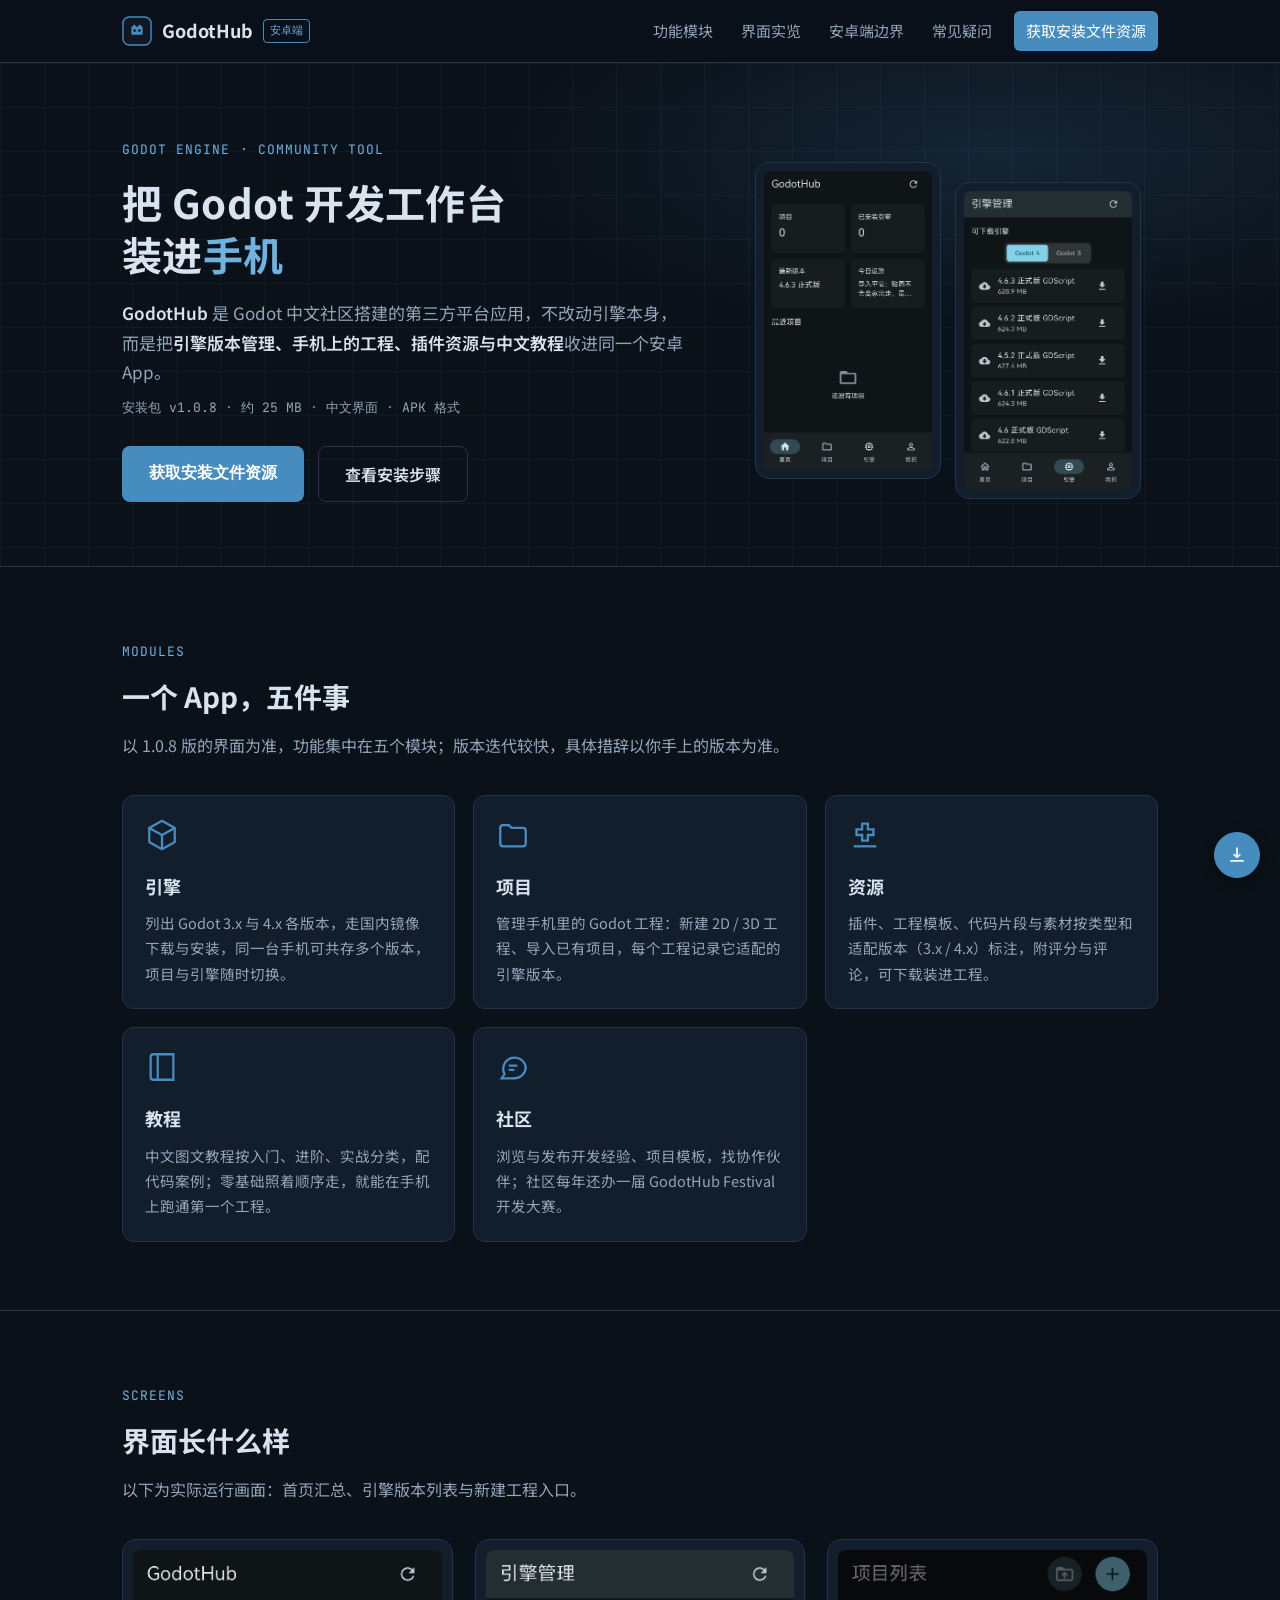
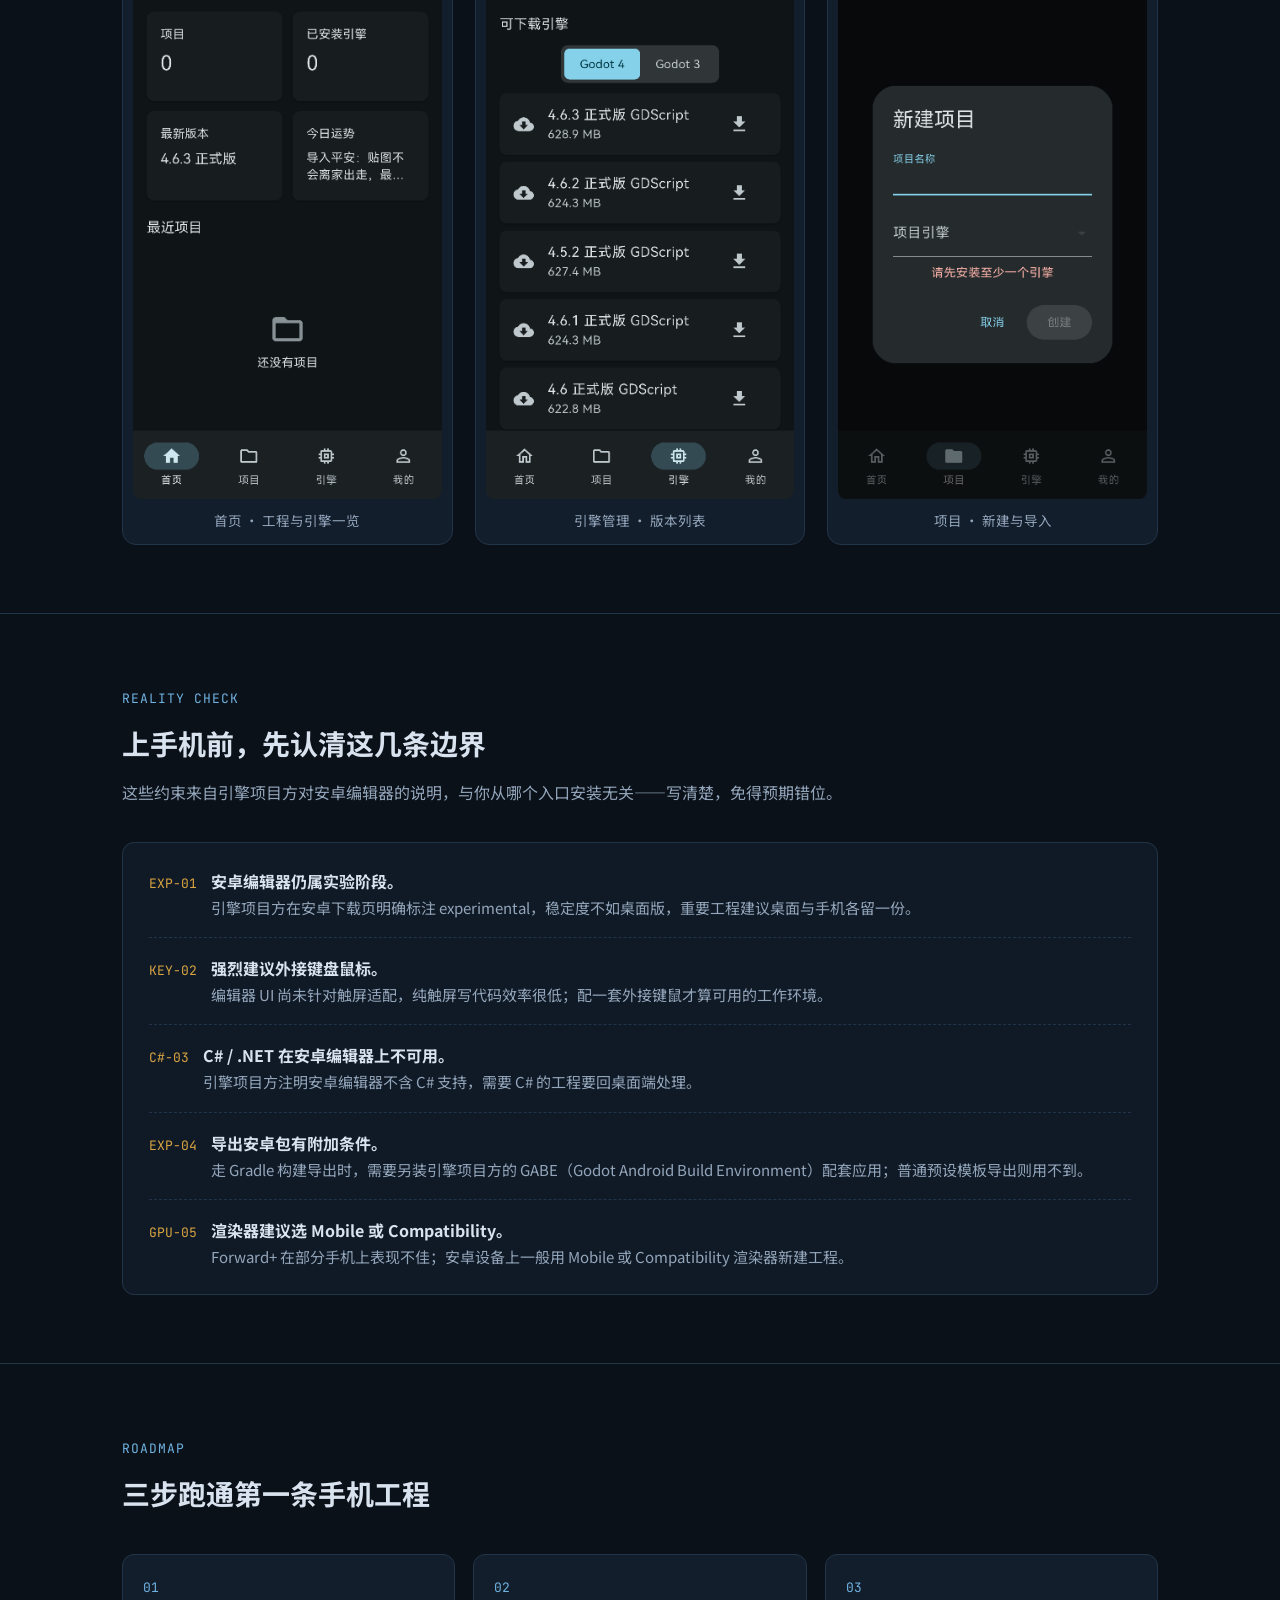
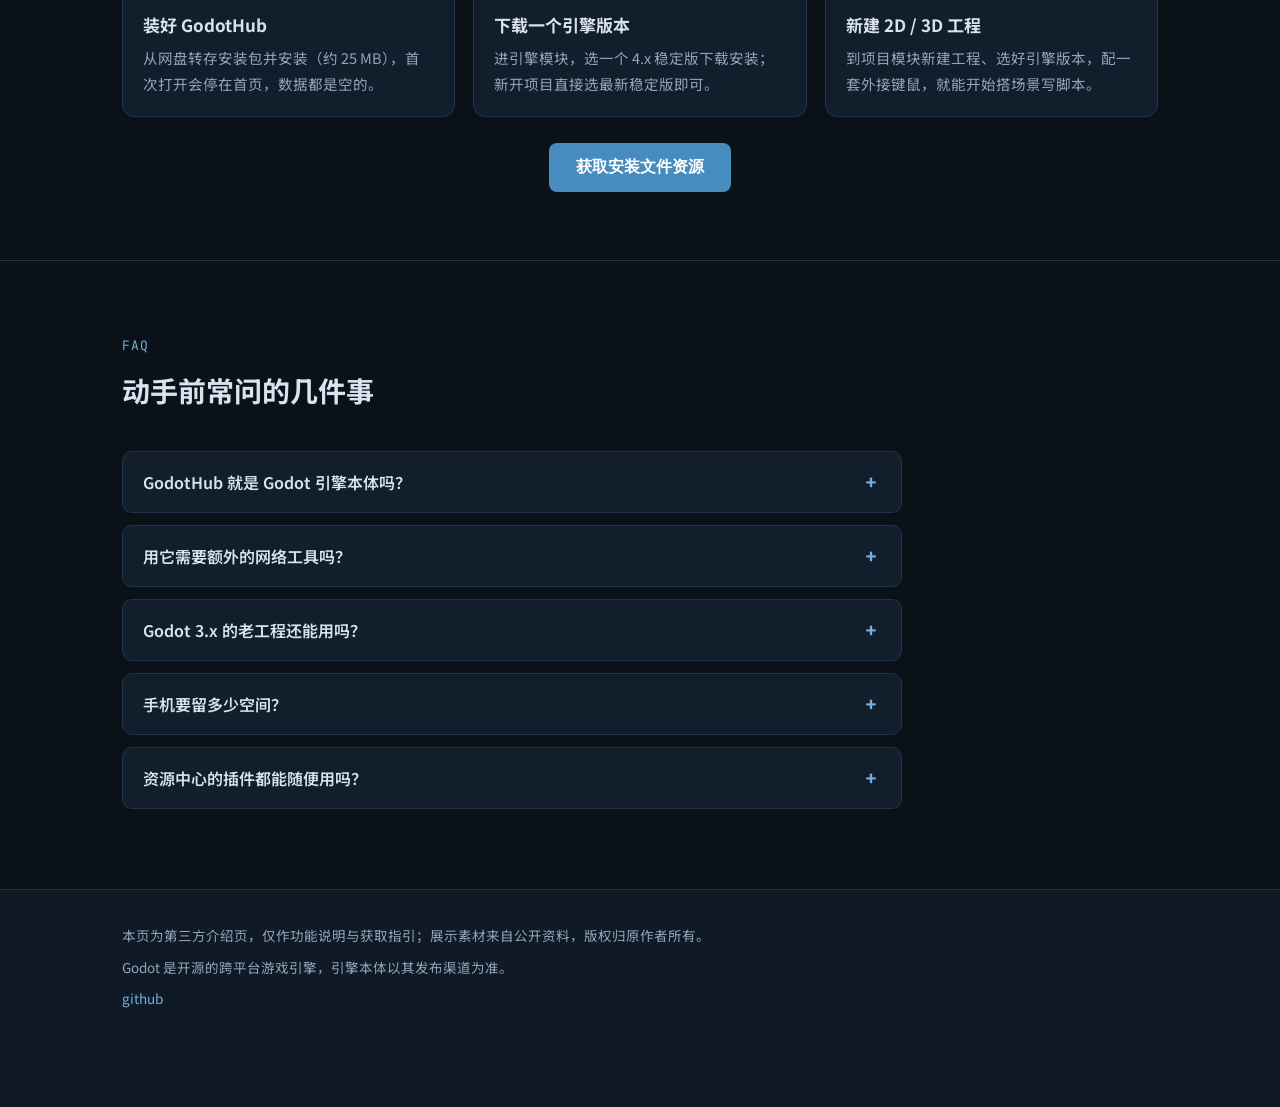
<file: index.html>
<!DOCTYPE html>
<html lang="zh-CN">
<head>
  <meta charset="UTF-8">
  <meta name="viewport" content="width=device-width, initial-scale=1.0">
  <title>GodotHub 安卓端：手机上的 Godot 开发工作台</title>
  <meta name="description" content="GodotHub 是 Godot 中文社区搭建的安卓工具应用：引擎版本镜像下载、手机工程管理、插件资源与中文教程集中一处。页面整理它的功能构成、安卓端真实使用边界，以及安装文件资源的获取入口。">
  <link rel="icon" type="image/svg+xml" href="/assets/img/favicon.svg">
  <link rel="preconnect" href="https://fonts.googleapis.com">
  <link rel="preconnect" href="https://fonts.gstatic.com" crossorigin>
  <link href="https://fonts.googleapis.com/css2?family=Noto+Sans+SC:wght@400;600;700&family=JetBrains+Mono:wght@400;600&display=swap" rel="stylesheet">
  <link rel="stylesheet" href="/assets/css/style.css">
</head>
<body>

<header class="site-header">
  <div class="wrap header-in">
    <a class="brand" href="/">
      <img src="/assets/img/favicon.svg" alt="GodotHub 安卓端介绍站标识" width="30" height="30">
      GodotHub <span class="brand-tag">安卓端</span>
    </a>
    <button class="nav-toggle" aria-label="展开菜单" aria-expanded="false">
      <span></span><span></span><span></span>
    </button>
    <nav class="site-nav">
      <a href="/#modules">功能模块</a>
      <a href="/#shots">界面实览</a>
      <a href="/#limits">安卓端边界</a>
      <a href="/#faq">常见疑问</a>
      <a href="/download.html" class="nav-cta">获取安装文件资源</a>
    </nav>
  </div>
</header>

<main>
  <!-- 首屏 -->
  <section class="hero">
    <div class="wrap hero-in">
      <div>
        <p class="hero-kicker">GODOT ENGINE · COMMUNITY TOOL</p>
        <h1>把 Godot 开发工作台<br>装进<em>手机</em></h1>
        <p class="lead"><b>GodotHub</b> 是 Godot 中文社区搭建的第三方平台应用，不改动引擎本身，而是把<b>引擎版本管理、手机上的工程、插件资源与中文教程</b>收进同一个安卓 App。</p>
        <p class="hero-meta">安装包 v1.0.8<i>·</i>约 25 MB<i>·</i>中文界面<i>·</i>APK 格式</p>
        <div class="hero-actions">
          <button class="btn btn-primary" data-link="download">获取安装文件资源</button>
          <a class="btn btn-ghost" href="/download.html">查看安装步骤</a>
        </div>
      </div>
      <div class="hero-shots">
        <figure><img src="/assets/img/ui-home.png" alt="GodotHub 首页：项目与已装引擎统计" width="366" height="651"></figure>
        <figure><img src="/assets/img/ui-engine.png" alt="引擎管理页：Godot 4 与 Godot 3 各版本下载" width="366" height="651"></figure>
      </div>
    </div>
  </section>

  <!-- 五大模块 -->
  <section class="section" id="modules">
    <div class="wrap">
      <div class="section-head">
        <span class="sec-tag">MODULES</span>
        <h2>一个 App，五件事</h2>
        <p>以 1.0.8 版的界面为准，功能集中在五个模块；版本迭代较快，具体措辞以你手上的版本为准。</p>
      </div>
      <div class="cards-5">
        <div class="card">
          <svg viewBox="0 0 24 24" fill="none" stroke="#478cbf" stroke-width="1.6"><path d="M12 2 21 7v10l-9 5-9-5V7l9-5z"/><path d="M12 12 21 7M12 12v10M12 12 3 7"/></svg>
          <h3>引擎</h3>
          <p>列出 Godot 3.x 与 4.x 各版本，走国内镜像下载与安装，同一台手机可共存多个版本，项目与引擎随时切换。</p>
        </div>
        <div class="card">
          <svg viewBox="0 0 24 24" fill="none" stroke="#478cbf" stroke-width="1.6"><path d="M3 7a2 2 0 0 1 2-2h4l2 2h8a2 2 0 0 1 2 2v9a2 2 0 0 1-2 2H5a2 2 0 0 1-2-2V7z"/></svg>
          <h3>项目</h3>
          <p>管理手机里的 Godot 工程：新建 2D / 3D 工程、导入已有项目，每个工程记录它适配的引擎版本。</p>
        </div>
        <div class="card">
          <svg viewBox="0 0 24 24" fill="none" stroke="#478cbf" stroke-width="1.6"><path d="M10 4h4v4h4v4h-4v4h-4v-4H6V8h4V4z"/><path d="M4 20h16"/></svg>
          <h3>资源</h3>
          <p>插件、工程模板、代码片段与素材按类型和适配版本（3.x / 4.x）标注，附评分与评论，可下载装进工程。</p>
        </div>
        <div class="card">
          <svg viewBox="0 0 24 24" fill="none" stroke="#478cbf" stroke-width="1.6"><path d="M4 5a2 2 0 0 1 2-2h14v18H6a2 2 0 0 1-2-2V5z"/><path d="M9 3v18"/></svg>
          <h3>教程</h3>
          <p>中文图文教程按入门、进阶、实战分类，配代码案例；零基础照着顺序走，就能在手机上跑通第一个工程。</p>
        </div>
        <div class="card">
          <svg viewBox="0 0 24 24" fill="none" stroke="#478cbf" stroke-width="1.6"><path d="M21 12a8 8 0 0 1-8 8H4l2-3a8 8 0 1 1 15-5z"/><path d="M9 11h6M9 14h4"/></svg>
          <h3>社区</h3>
          <p>浏览与发布开发经验、项目模板，找协作伙伴；社区每年还办一届 GodotHub Festival 开发大赛。</p>
        </div>
      </div>
    </div>
  </section>

  <!-- 界面实览 -->
  <section class="section" id="shots">
    <div class="wrap">
      <div class="section-head">
        <span class="sec-tag">SCREENS</span>
        <h2>界面长什么样</h2>
        <p>以下为实际运行画面：首页汇总、引擎版本列表与新建工程入口。</p>
      </div>
      <div class="shots-3">
        <figure>
          <img src="/assets/img/ui-home.png" alt="首页：项目数、已安装引擎与最新引擎版本" width="366" height="651">
          <figcaption>首页 · 工程与引擎一览</figcaption>
        </figure>
        <figure>
          <img src="/assets/img/ui-engine.png" alt="引擎管理：按 Godot 4 / Godot 3 分列的版本下载" width="366" height="651">
          <figcaption>引擎管理 · 版本列表</figcaption>
        </figure>
        <figure>
          <img src="/assets/img/ui-project.png" alt="项目列表：新建工程并选择项目引擎" width="366" height="651">
          <figcaption>项目 · 新建与导入</figcaption>
        </figure>
      </div>
    </div>
  </section>

  <!-- 安卓端边界 -->
  <section class="section" id="limits">
    <div class="wrap">
      <div class="section-head">
        <span class="sec-tag">REALITY CHECK</span>
        <h2>上手机前，先认清这几条边界</h2>
        <p>这些约束来自引擎项目方对安卓编辑器的说明，与你从哪个入口安装无关——写清楚，免得预期错位。</p>
      </div>
      <ul class="limits">
        <li><span class="no">EXP-01</span><div><b>安卓编辑器仍属实验阶段。</b><p>引擎项目方在安卓下载页明确标注 experimental，稳定度不如桌面版，重要工程建议桌面与手机各留一份。</p></div></li>
        <li><span class="no">KEY-02</span><div><b>强烈建议外接键盘鼠标。</b><p>编辑器 UI 尚未针对触屏适配，纯触屏写代码效率很低；配一套外接键鼠才算可用的工作环境。</p></div></li>
        <li><span class="no">C#-03</span><div><b>C# / .NET 在安卓编辑器上不可用。</b><p>引擎项目方注明安卓编辑器不含 C# 支持，需要 C# 的工程要回桌面端处理。</p></div></li>
        <li><span class="no">EXP-04</span><div><b>导出安卓包有附加条件。</b><p>走 Gradle 构建导出时，需要另装引擎项目方的 GABE（Godot Android Build Environment）配套应用；普通预设模板导出则用不到。</p></div></li>
        <li><span class="no">GPU-05</span><div><b>渲染器建议选 Mobile 或 Compatibility。</b><p>Forward+ 在部分手机上表现不佳；安卓设备上一般用 Mobile 或 Compatibility 渲染器新建工程。</p></div></li>
      </ul>
    </div>
  </section>

  <!-- 上手路线 -->
  <section class="section">
    <div class="wrap">
      <div class="section-head">
        <span class="sec-tag">ROADMAP</span>
        <h2>三步跑通第一条手机工程</h2>
      </div>
      <div class="steps-line">
        <div class="step-card">
          <h3>装好 GodotHub</h3>
          <p>从网盘转存安装包并安装（约 25 MB），首次打开会停在首页，数据都是空的。</p>
        </div>
        <div class="step-card">
          <h3>下载一个引擎版本</h3>
          <p>进引擎模块，选一个 4.x 稳定版下载安装；新开项目直接选最新稳定版即可。</p>
        </div>
        <div class="step-card">
          <h3>新建 2D / 3D 工程</h3>
          <p>到项目模块新建工程、选好引擎版本，配一套外接键鼠，就能开始搭场景写脚本。</p>
        </div>
      </div>
      <p style="margin-top:26px;text-align:center;">
        <button class="btn btn-primary" data-link="download">获取安装文件资源</button>
      </p>
    </div>
  </section>

  <!-- FAQ -->
  <section class="section" id="faq">
    <div class="wrap">
      <div class="section-head">
        <span class="sec-tag">FAQ</span>
        <h2>动手前常问的几件事</h2>
      </div>
      <div class="faq">
        <details>
          <summary>GodotHub 就是 Godot 引擎本体吗？</summary>
          <div class="faq-a">不是。它是由中文社区搭建的平台应用，不修改、不发行引擎；引擎各版本的本体来自引擎项目方（godotengine.org）的发布，App 做的是镜像下载与统一管理。</div>
        </details>
        <details>
          <summary>用它需要额外的网络工具吗？</summary>
          <div class="faq-a">不需要。引擎与资源分发面向国内网络环境，正常网络直连即可；下载速度随地区与运营商波动，可换时段重试。</div>
        </details>
        <details>
          <summary>Godot 3.x 的老工程还能用吗？</summary>
          <div class="faq-a">可以。App 同时覆盖 3.x 与 4.x 的引擎版本，老工程导入后按它适配的版本切换引擎即可。</div>
        </details>
        <details>
          <summary>手机要留多少空间？</summary>
          <div class="faq-a">安装包本身约 25 MB；真正占空间的是后续下载的引擎版本（单个数百 MB）与工程文件，开工前留出几个 GB 余量比较稳妥。</div>
        </details>
        <details>
          <summary>资源中心的插件都能随便用吗？</summary>
          <div class="faq-a">以资源详情页标注的授权协议为准：标注可商用的可直接用，标注需授权的先联系作者；重要工程先备份，再试新插件。</div>
        </details>
      </div>
    </div>
  </section>
</main>

<footer class="site-footer">
  <div class="wrap foot-in">
    <p>本页为第三方介绍页，仅作功能说明与获取指引；展示素材来自公开资料，版权归原作者所有。</p>
    <p>Godot 是开源的跨平台游戏引擎，引擎本体以其发布渠道为准。</p>
    <p><a href="https://github.com/alipymanbu/godothub.gltd.quest">github</a></p>
  </div>
</footer>

<div class="fab-wrap">
  <button class="fab fab-top" aria-label="返回顶部">↑</button>
  <button class="fab fab-dl" data-link="download" aria-label="获取安装文件资源">
    <svg viewBox="0 0 24 24" fill="none" stroke="currentColor" stroke-width="2"><path d="M12 3v12m0 0 4-4m-4 4-4-4"/><path d="M4 19h16"/></svg>
  </button>
</div>

<script src="/assets/js/links.js"></script>
<script src="/assets/js/main.js"></script>
</body>
</html>
</file>
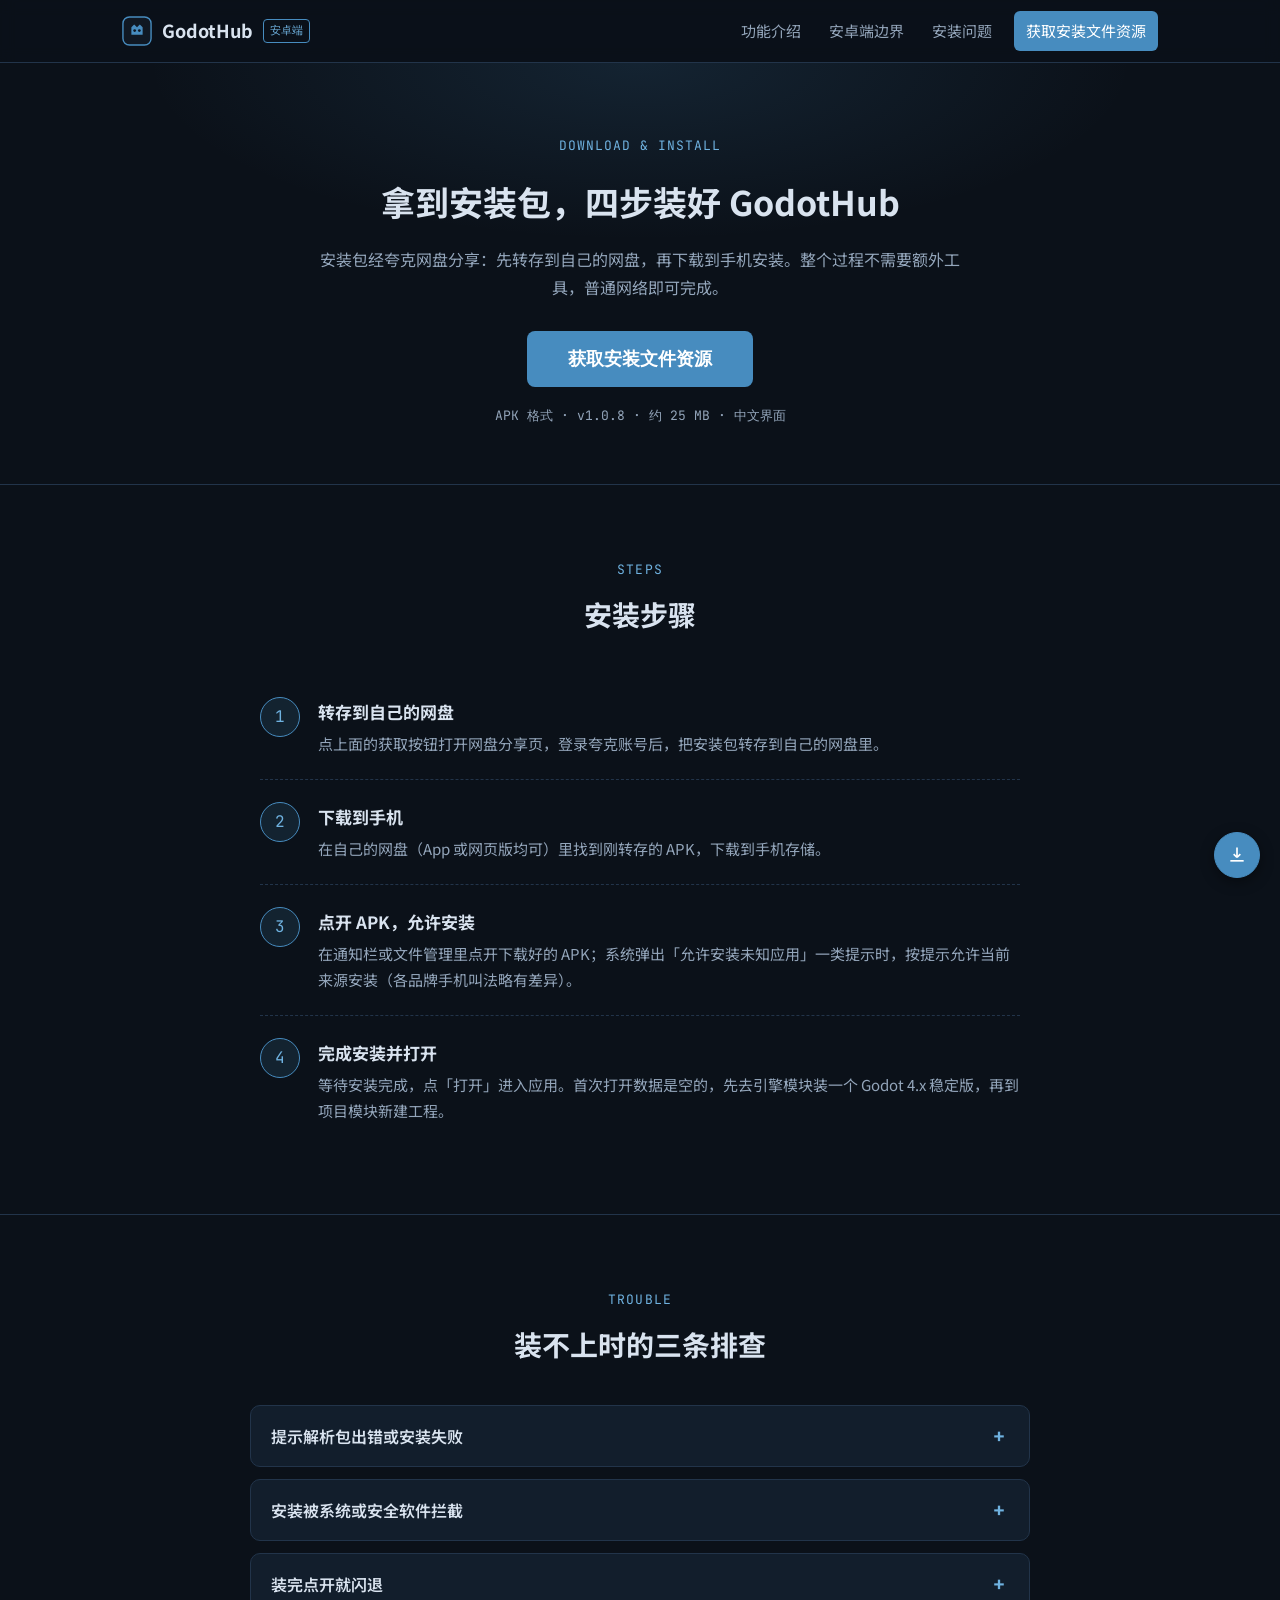
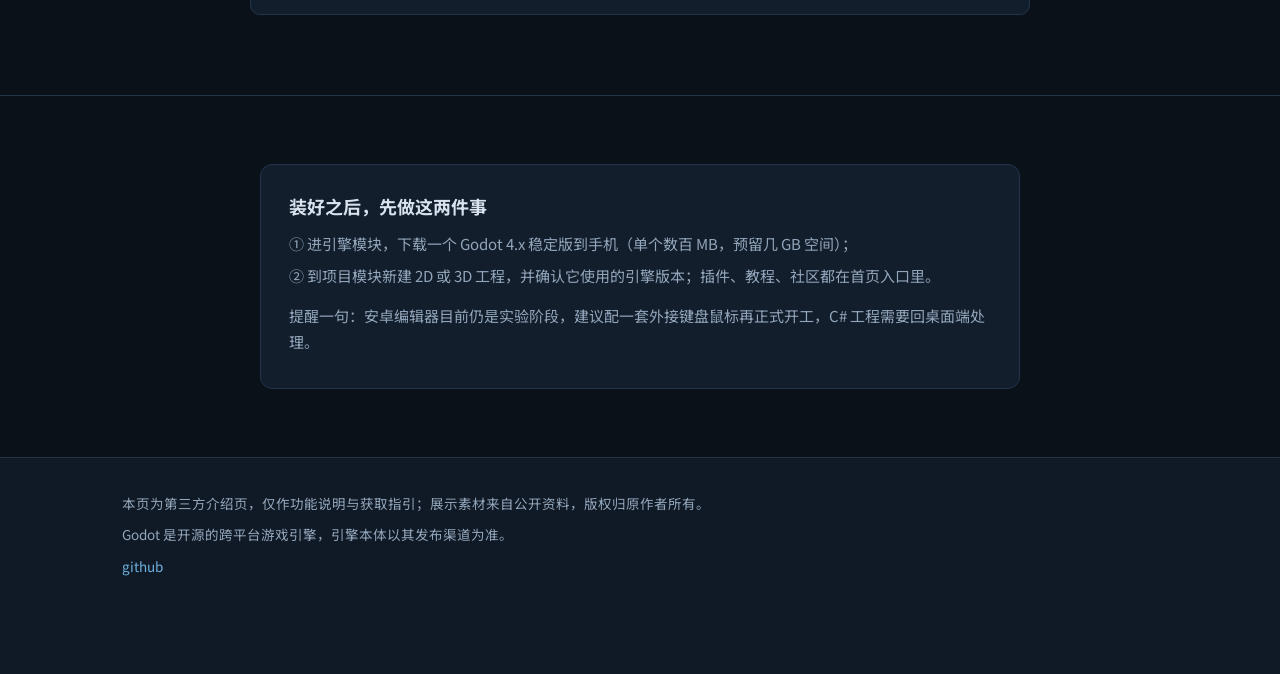
<file: download.html>
<!DOCTYPE html>
<html lang="zh-CN">
<head>
  <meta charset="UTF-8">
  <meta name="viewport" content="width=device-width, initial-scale=1.0">
  <title>GodotHub 下载与安装：从网盘转存到手机打开</title>
  <meta name="description" content="GodotHub 安卓版的获取与安装指引：安装包经夸克网盘转存下载，四步装好打开，另有安装被拦、解析失败、闪退等常见问题的处理办法。">
  <link rel="icon" type="image/svg+xml" href="/assets/img/favicon.svg">
  <link rel="preconnect" href="https://fonts.googleapis.com">
  <link rel="preconnect" href="https://fonts.gstatic.com" crossorigin>
  <link href="https://fonts.googleapis.com/css2?family=Noto+Sans+SC:wght@400;600;700&family=JetBrains+Mono:wght@400;600&display=swap" rel="stylesheet">
  <link rel="stylesheet" href="/assets/css/style.css">
</head>
<body>

<header class="site-header">
  <div class="wrap header-in">
    <a class="brand" href="/">
      <img src="/assets/img/favicon.svg" alt="GodotHub 安卓端介绍站标识" width="30" height="30">
      GodotHub <span class="brand-tag">安卓端</span>
    </a>
    <button class="nav-toggle" aria-label="展开菜单" aria-expanded="false">
      <span></span><span></span><span></span>
    </button>
    <nav class="site-nav">
      <a href="/">功能介绍</a>
      <a href="/#limits">安卓端边界</a>
      <a href="/#faq-dl">安装问题</a>
      <a href="/download.html" class="nav-cta">获取安装文件资源</a>
    </nav>
  </div>
</header>

<main>
  <!-- 首屏下载入口 -->
  <section class="dl-hero">
    <div class="wrap">
      <p class="hero-kicker">DOWNLOAD &amp; INSTALL</p>
      <h1>拿到安装包，四步装好 GodotHub</h1>
      <p class="lead">安装包经夸克网盘分享：先转存到自己的网盘，再下载到手机安装。整个过程不需要额外工具，普通网络即可完成。</p>
      <button class="btn btn-primary" data-link="download">获取安装文件资源</button>
      <p class="dl-note">APK 格式 · v1.0.8 · 约 25 MB · 中文界面</p>
    </div>
  </section>

  <!-- 安装步骤 -->
  <section class="section">
    <div class="wrap">
      <div class="section-head" style="text-align:center;max-width:none;">
        <span class="sec-tag">STEPS</span>
        <h2>安装步骤</h2>
      </div>
      <div class="dl-steps">
        <div class="dl-step">
          <span class="num">1</span>
          <div>
            <h3>转存到自己的网盘</h3>
            <p>点上面的获取按钮打开网盘分享页，登录夸克账号后，把安装包转存到自己的网盘里。</p>
          </div>
        </div>
        <div class="dl-step">
          <span class="num">2</span>
          <div>
            <h3>下载到手机</h3>
            <p>在自己的网盘（App 或网页版均可）里找到刚转存的 APK，下载到手机存储。</p>
          </div>
        </div>
        <div class="dl-step">
          <span class="num">3</span>
          <div>
            <h3>点开 APK，允许安装</h3>
            <p>在通知栏或文件管理里点开下载好的 APK；系统弹出「允许安装未知应用」一类提示时，按提示允许当前来源安装（各品牌手机叫法略有差异）。</p>
          </div>
        </div>
        <div class="dl-step">
          <span class="num">4</span>
          <div>
            <h3>完成安装并打开</h3>
            <p>等待安装完成，点「打开」进入应用。首次打开数据是空的，先去引擎模块装一个 Godot 4.x 稳定版，再到项目模块新建工程。</p>
          </div>
        </div>
      </div>
    </div>
  </section>

  <!-- 常见安装问题 -->
  <section class="section" id="faq-dl">
    <div class="wrap">
      <div class="section-head" style="text-align:center;max-width:none;">
        <span class="sec-tag">TROUBLE</span>
        <h2>装不上时的三条排查</h2>
      </div>
      <div class="faq" style="margin:0 auto;">
        <details>
          <summary>提示解析包出错或安装失败</summary>
          <div class="faq-a">多数是文件没下载完整，重新下载一次再装；下载中途断网、切后台过久都容易出现这种情况。</div>
        </details>
        <details>
          <summary>安装被系统或安全软件拦截</summary>
          <div class="faq-a">非应用商店渠道安装时出现确认弹窗是常规流程，确认来源可靠后选择继续安装即可；部分机型的开关藏在「设置 → 安全」里。</div>
        </details>
        <details>
          <summary>装完点开就闪退</summary>
          <div class="faq-a">先检查剩余存储空间——引擎版本与工程文件都存在手机里，比安装包本身占得多；清出空间、重启手机再打开一次，多数能解决。</div>
        </details>
      </div>
    </div>
  </section>

  <!-- 装好之后 -->
  <section class="section">
    <div class="wrap">
      <div class="next-panel">
        <h3>装好之后，先做这两件事</h3>
        <p>① 进引擎模块，下载一个 Godot 4.x 稳定版到手机（单个数百 MB，预留几 GB 空间）；</p>
        <p>② 到项目模块新建 2D 或 3D 工程，并确认它使用的引擎版本；插件、教程、社区都在首页入口里。</p>
        <p style="margin-top:14px;">提醒一句：安卓编辑器目前仍是实验阶段，建议配一套外接键盘鼠标再正式开工，C# 工程需要回桌面端处理。</p>
      </div>
    </div>
  </section>
</main>

<footer class="site-footer">
  <div class="wrap foot-in">
    <p>本页为第三方介绍页，仅作功能说明与获取指引；展示素材来自公开资料，版权归原作者所有。</p>
    <p>Godot 是开源的跨平台游戏引擎，引擎本体以其发布渠道为准。</p>
    <p><a href="https://github.com/alipymanbu/godothub.gltd.quest">github</a></p>
  </div>
</footer>

<div class="fab-wrap">
  <button class="fab fab-top" aria-label="返回顶部">↑</button>
  <button class="fab fab-dl" data-link="download" aria-label="获取安装文件资源">
    <svg viewBox="0 0 24 24" fill="none" stroke="currentColor" stroke-width="2"><path d="M12 3v12m0 0 4-4m-4 4-4-4"/><path d="M4 19h16"/></svg>
  </button>
</div>

<script src="/assets/js/links.js"></script>
<script src="/assets/js/main.js"></script>
</body>
</html>
</file>
<file: assets/css/style.css>
/* GodotHub 安卓端介绍站 —— 深色开发者工具风 */
:root {
  --bg: #0b1119;
  --bg-soft: #101a26;
  --panel: #121e2c;
  --line: #22344a;
  --ink: #d9e3ef;
  --ink-dim: #93a5ba;
  --accent: #478cbf;
  --accent-bright: #6fb2e0;
  --accent-soft: rgba(71, 140, 191, 0.14);
  --warn: #d9a441;
  --mono: 'JetBrains Mono', Consolas, 'Courier New', monospace;
  --sans: 'Noto Sans SC', 'PingFang SC', 'Microsoft YaHei', sans-serif;
}

* { box-sizing: border-box; margin: 0; padding: 0; }

html { scroll-behavior: smooth; }

body {
  background: var(--bg);
  color: var(--ink);
  font-family: var(--sans);
  font-size: 16px;
  line-height: 1.75;
  -webkit-font-smoothing: antialiased;
}

img { max-width: 100%; height: auto; display: block; }

a { color: var(--accent-bright); text-decoration: none; }
a:hover { text-decoration: underline; }

.wrap { max-width: 1080px; margin: 0 auto; padding: 0 22px; }

/* ---------- 顶栏 ---------- */
.site-header {
  position: sticky;
  top: 0;
  z-index: 50;
  background: rgba(11, 17, 25, 0.92);
  border-bottom: 1px solid var(--line);
  backdrop-filter: blur(8px);
}
.header-in {
  display: flex;
  align-items: center;
  justify-content: space-between;
  gap: 16px;
  height: 62px;
}
.brand {
  display: flex;
  align-items: center;
  gap: 10px;
  color: var(--ink);
  font-weight: 700;
  font-size: 18px;
  white-space: nowrap;
}
.brand:hover { text-decoration: none; }
.brand img { width: 30px; height: 30px; }
.brand .brand-tag {
  font-family: var(--mono);
  font-size: 11px;
  font-weight: 400;
  color: var(--accent-bright);
  border: 1px solid var(--accent);
  border-radius: 4px;
  padding: 1px 6px;
}

.site-nav { display: flex; align-items: center; gap: 4px; }
.site-nav a {
  color: var(--ink-dim);
  font-size: 15px;
  padding: 7px 12px;
  border-radius: 6px;
  white-space: nowrap;
}
.site-nav a:hover { color: var(--ink); background: var(--accent-soft); text-decoration: none; }
.site-nav a.nav-cta {
  color: #fff;
  background: var(--accent);
  margin-left: 6px;
}
.site-nav a.nav-cta:hover { background: var(--accent-bright); }

.nav-toggle {
  display: none;
  background: none;
  border: 1px solid var(--line);
  border-radius: 6px;
  padding: 8px 10px;
  cursor: pointer;
}
.nav-toggle span {
  display: block;
  width: 20px;
  height: 2px;
  background: var(--ink);
  margin: 4px 0;
  transition: transform 0.2s;
}

/* ---------- Hero ---------- */
.hero {
  position: relative;
  padding: 76px 0 64px;
  background:
    radial-gradient(ellipse 60% 55% at 78% 18%, rgba(71, 140, 191, 0.16), transparent 65%),
    linear-gradient(rgba(34, 52, 74, 0.22) 1px, transparent 1px),
    linear-gradient(90deg, rgba(34, 52, 74, 0.22) 1px, transparent 1px);
  background-size: auto, 44px 44px, 44px 44px;
  border-bottom: 1px solid var(--line);
}
.hero-in {
  display: grid;
  grid-template-columns: minmax(0, 1.15fr) minmax(0, 0.85fr);
  gap: 48px;
  align-items: center;
}
.hero-kicker {
  font-family: var(--mono);
  font-size: 13px;
  color: var(--accent-bright);
  letter-spacing: 0.08em;
  margin-bottom: 14px;
}
.hero h1 {
  font-size: 40px;
  line-height: 1.3;
  letter-spacing: 0.01em;
  margin-bottom: 18px;
}
.hero h1 em {
  font-style: normal;
  color: var(--accent-bright);
}
.hero .lead {
  color: var(--ink-dim);
  font-size: 17px;
  margin-bottom: 10px;
}
.hero .lead b { color: var(--ink); font-weight: 600; }
.hero-meta {
  font-family: var(--mono);
  font-size: 13px;
  color: var(--ink-dim);
  margin-bottom: 26px;
}
.hero-meta i {
  font-style: normal;
  color: var(--accent);
  margin: 0 8px;
}
.hero-actions { display: flex; gap: 14px; flex-wrap: wrap; }

.btn {
  display: inline-flex;
  align-items: center;
  gap: 8px;
  padding: 13px 26px;
  border-radius: 8px;
  font-size: 16px;
  font-weight: 600;
  cursor: pointer;
  border: 1px solid transparent;
}
.btn:hover { text-decoration: none; }
.btn-primary { background: var(--accent); color: #fff; }
.btn-primary:hover { background: var(--accent-bright); }
.btn-ghost { border-color: var(--line); color: var(--ink); background: transparent; }
.btn-ghost:hover { border-color: var(--accent); color: var(--accent-bright); }

.hero-shots {
  display: flex;
  gap: 14px;
  justify-content: center;
}
.hero-shots figure {
  background: var(--panel);
  border: 1px solid var(--line);
  border-radius: 14px;
  padding: 8px;
}
.hero-shots img { border-radius: 8px; width: 168px; }
.hero-shots figure:nth-child(2) { transform: translateY(20px); }

/* ---------- 区块 ---------- */
.section { padding: 68px 0; }
.section + .section { border-top: 1px solid var(--line); }
.section-head { margin-bottom: 36px; max-width: 720px; }
.section-head .sec-tag {
  font-family: var(--mono);
  font-size: 13px;
  color: var(--accent-bright);
  letter-spacing: 0.08em;
}
.section-head h2 { font-size: 28px; margin: 8px 0 10px; }
.section-head p { color: var(--ink-dim); }

/* 模块卡片 */
.cards-5 {
  display: grid;
  grid-template-columns: repeat(3, 1fr);
  gap: 18px;
}
.card {
  background: var(--panel);
  border: 1px solid var(--line);
  border-radius: 12px;
  padding: 22px;
}
.card svg { width: 34px; height: 34px; margin-bottom: 12px; }
.card h3 { font-size: 18px; margin-bottom: 8px; }
.card p { color: var(--ink-dim); font-size: 14.5px; }
.card-wide { grid-column: span 1; }

/* 截图区 */
.shots-3 {
  display: grid;
  grid-template-columns: repeat(3, minmax(0, 1fr));
  gap: 22px;
  align-items: start;
}
.shots-3 figure {
  background: var(--panel);
  border: 1px solid var(--line);
  border-radius: 14px;
  padding: 10px;
}
.shots-3 img { border-radius: 8px; width: 100%; }
.shots-3 figcaption {
  text-align: center;
  font-size: 13.5px;
  color: var(--ink-dim);
  padding: 10px 4px 2px;
}

/* 约束清单 */
.limits {
  background: var(--bg-soft);
  border: 1px solid var(--line);
  border-radius: 12px;
  padding: 8px 26px;
}
.limits li {
  list-style: none;
  padding: 16px 0;
  border-bottom: 1px dashed var(--line);
  display: flex;
  gap: 14px;
  align-items: baseline;
}
.limits li:last-child { border-bottom: none; }
.limits .no {
  font-family: var(--mono);
  color: var(--warn);
  font-size: 13px;
  flex: none;
}
.limits b { color: var(--ink); }
.limits p { color: var(--ink-dim); font-size: 15px; }

/* 上手路线 */
.steps-line {
  display: grid;
  grid-template-columns: repeat(3, 1fr);
  gap: 18px;
  counter-reset: step;
}
.step-card {
  position: relative;
  background: var(--panel);
  border: 1px solid var(--line);
  border-radius: 12px;
  padding: 22px 20px 20px;
}
.step-card::before {
  counter-increment: step;
  content: '0' counter(step);
  font-family: var(--mono);
  font-size: 13px;
  color: var(--accent-bright);
  display: block;
  margin-bottom: 10px;
}
.step-card h3 { font-size: 17px; margin-bottom: 6px; }
.step-card p { color: var(--ink-dim); font-size: 14.5px; }

/* FAQ */
.faq { max-width: 780px; }
.faq details {
  background: var(--panel);
  border: 1px solid var(--line);
  border-radius: 10px;
  margin-bottom: 12px;
  padding: 0 20px;
}
.faq summary {
  cursor: pointer;
  font-weight: 600;
  font-size: 16px;
  padding: 16px 0;
  list-style: none;
  position: relative;
  padding-right: 34px;
}
.faq summary::-webkit-details-marker { display: none; }
.faq summary::after {
  content: '+';
  position: absolute;
  right: 4px;
  top: 50%;
  transform: translateY(-50%);
  font-family: var(--mono);
  font-size: 20px;
  color: var(--accent-bright);
}
.faq details[open] summary::after { content: '−'; }
.faq .faq-a { color: var(--ink-dim); font-size: 15px; padding-bottom: 18px; }

/* 下载页 */
.dl-hero {
  text-align: center;
  padding: 72px 0 56px;
  border-bottom: 1px solid var(--line);
  background:
    radial-gradient(ellipse 55% 60% at 50% 0%, rgba(71, 140, 191, 0.15), transparent 70%);
}
.dl-hero h1 { font-size: 34px; margin-bottom: 14px; }
.dl-hero .lead { color: var(--ink-dim); max-width: 640px; margin: 0 auto 30px; }
.dl-hero .btn { font-size: 18px; padding: 15px 40px; }
.dl-note {
  font-family: var(--mono);
  font-size: 13px;
  color: var(--ink-dim);
  margin-top: 18px;
}

.dl-steps {
  max-width: 760px;
  margin: 0 auto;
}
.dl-step {
  display: flex;
  gap: 18px;
  padding: 22px 0;
  border-bottom: 1px dashed var(--line);
}
.dl-step:last-child { border-bottom: none; }
.dl-step .num {
  flex: none;
  width: 40px;
  height: 40px;
  border-radius: 50%;
  background: var(--accent-soft);
  border: 1px solid var(--accent);
  color: var(--accent-bright);
  font-family: var(--mono);
  font-size: 16px;
  display: flex;
  align-items: center;
  justify-content: center;
}
.dl-step h3 { font-size: 17px; margin-bottom: 4px; }
.dl-step p { color: var(--ink-dim); font-size: 15px; }

.next-panel {
  background: var(--panel);
  border: 1px solid var(--line);
  border-radius: 12px;
  padding: 26px 28px;
  max-width: 760px;
  margin: 0 auto;
}
.next-panel h3 { font-size: 18px; margin-bottom: 8px; }
.next-panel p { color: var(--ink-dim); font-size: 15px; margin-bottom: 6px; }

/* ---------- 页脚 ---------- */
.site-footer {
  border-top: 1px solid var(--line);
  background: var(--bg-soft);
  padding: 34px 0 96px;
  font-size: 13.5px;
  color: var(--ink-dim);
}
.site-footer .foot-in {
  display: flex;
  flex-direction: column;
  gap: 8px;
}

/* ---------- 浮动按钮 ---------- */
.fab-wrap {
  position: fixed;
  right: 20px;
  bottom: 22px;
  z-index: 60;
  display: flex;
  flex-direction: column;
  gap: 10px;
}
.fab {
  width: 46px;
  height: 46px;
  border-radius: 50%;
  border: 1px solid var(--line);
  background: var(--panel);
  color: var(--ink);
  font-size: 19px;
  cursor: pointer;
  display: flex;
  align-items: center;
  justify-content: center;
  box-shadow: 0 4px 14px rgba(0, 0, 0, 0.4);
  transition: opacity 0.2s, background 0.2s;
}
.fab:hover { background: var(--accent); color: #fff; }
.fab-top { opacity: 0; pointer-events: none; }
.fab-top.fab-show { opacity: 1; pointer-events: auto; }
.fab-dl { background: var(--accent); color: #fff; border-color: var(--accent); }
.fab-dl:hover { background: var(--accent-bright); }
.fab svg { width: 20px; height: 20px; }

/* ---------- 响应式 ---------- */
@media (max-width: 960px) {
  .hero-in { grid-template-columns: 1fr; gap: 40px; }
  .hero-shots { justify-content: flex-start; }
  .cards-5 { grid-template-columns: repeat(2, 1fr); }
  .shots-3 { grid-template-columns: repeat(3, 1fr); }
}

@media (max-width: 700px) {
  .hero { padding: 52px 0 48px; }
  .hero h1 { font-size: 29px; }
  .section { padding: 52px 0; }
  .section-head h2 { font-size: 23px; }
  .cards-5 { grid-template-columns: 1fr; }
  .shots-3 { grid-template-columns: 1fr; max-width: 340px; margin: 0 auto; }
  .steps-line { grid-template-columns: 1fr; }
  .hero-shots { flex-wrap: nowrap; overflow-x: auto; padding-bottom: 12px; }
  .hero-shots img { width: 150px; flex: none; }
  .hero-shots figure:nth-child(2) { transform: none; }

  /* 移动端折叠导航 */
  .nav-toggle { display: block; }
  .site-nav {
    display: none;
    position: absolute;
    top: 62px;
    left: 0;
    right: 0;
    flex-direction: column;
    align-items: stretch;
    background: var(--bg-soft);
    border-bottom: 1px solid var(--line);
    padding: 10px 18px 16px;
    gap: 2px;
  }
  .site-nav.nav-open { display: flex; }
  .site-nav a { padding: 11px 10px; }
  .site-nav a.nav-cta { margin-left: 0; text-align: center; margin-top: 8px; }
}

@media (prefers-reduced-motion: reduce) {
  html { scroll-behavior: auto; }
  * { transition: none !important; animation: none !important; }
}
</file>
